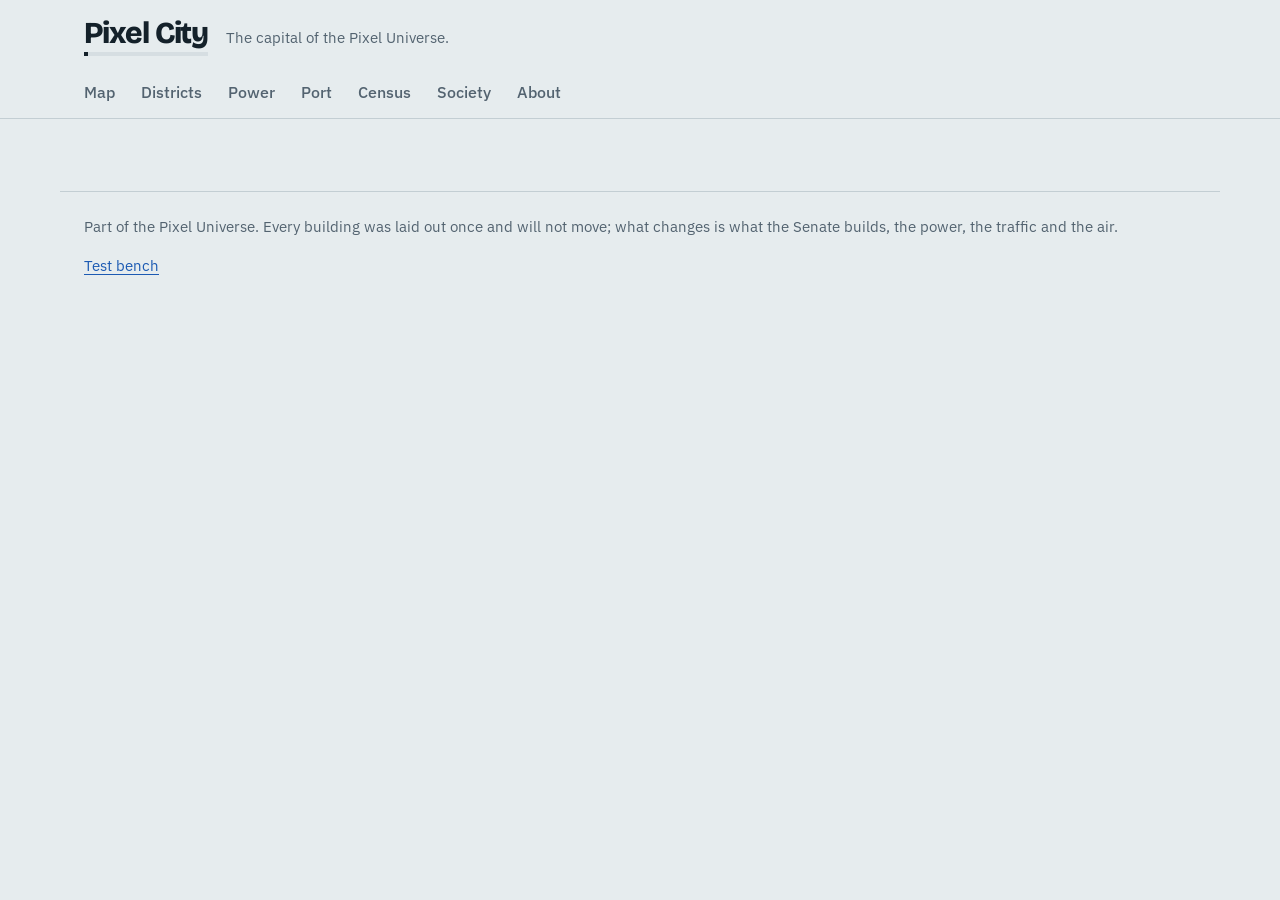
<file: index.html>
<!doctype html>
<html lang="en">
<head>
<meta charset="utf-8">
<meta name="viewport" content="width=device-width, initial-scale=1, viewport-fit=cover">
<title>Pixel City</title>
<meta name="description" content="The hub of the Pixel Universe: a city of 83,000 pixels whose power, parks and air follow the weather and the laws of the Pixel Senate.">
<link rel="icon" href="data:image/svg+xml,%3Csvg xmlns=%22http://www.w3.org/2000/svg%22 viewBox=%220 0 9 9%22 shape-rendering=%22crispEdges%22%3E%3Cpath fill=%22%2303060D%22 d=%22M0 0h9v9H0z%22/%3E%3Cpath fill=%22%231FE38C%22 d=%22M0 6h9v1H0z%22/%3E%3Cpath fill=%22%2346D6FF%22 d=%22M1 3h2v3H1z%22/%3E%3Cpath fill=%22%23FF5FA2%22 d=%22M4 1h2v5H4z%22/%3E%3Cpath fill=%22%23F2D024%22 d=%22M7 4h1v2H7z%22/%3E%3C/svg%3E">
<link rel="preconnect" href="https://fonts.googleapis.com">
<link rel="preconnect" href="https://fonts.gstatic.com" crossorigin>
<link href="https://fonts.googleapis.com/css2?family=Bricolage+Grotesque:opsz,wght@12..96,700;12..96,800&family=IBM+Plex+Sans:wght@400;500;600&display=swap" rel="stylesheet">
<link rel="stylesheet" href="city.css">
</head>
<body>
<a class="skip" href="#main">Skip to content</a>
<script src="https://dvexperiments.github.io/Universe/nav.js" data-site="city"></script>
<header class="top">
  <div class="top-inner">
    <a class="brand" href="#/"><span class="brand-name">Pixel City</span><span class="brand-track"><span class="brand-pixel"></span></span></a>
    <p class="brand-tag">The capital of the Pixel Universe.</p>
    <nav class="nav" aria-label="Sections">
      <a href="#/" data-view="map">Map</a>
      <a href="#/districts" data-view="districts">Districts</a>
      <a href="#/power" data-view="power">Power</a>
      <a href="#/port" data-view="port">Port</a>
      <a href="census.html">Census</a>
      <a href="society.html">Society</a>
      <a href="#/about" data-view="about">About</a>
    </nav>
  </div>
</header>
<p class="banner" id="travel" hidden style="max-width:var(--wrap);margin:12px auto 0"></p>
<main id="main" tabindex="-1"></main>
<footer class="foot">
  <p>Part of the Pixel Universe. Every building was laid out once and will not move; what changes is what the Senate builds, the power, the traffic and the air.</p>
  <p><a href="test.html">Test bench</a></p>
</footer>
<noscript><p style="max-width:1160px;margin:0 auto;padding:0 24px">The city is computed in your browser, so it needs JavaScript.</p></noscript>
<script src="https://dvexperiments.github.io/Weather/universe.js"></script>
<script src="https://dvexperiments.github.io/Senate/universe.js"></script>
<script src="universe.js"></script>
<script src="census.js"></script>
<script src="https://dvexperiments.github.io/Exchange/universe.js"></script>
<script src="society.js"></script>
<script src="https://dvexperiments.github.io/PixelHigh/universe.js"></script>
<script src="life.js"></script>
<script src="look.js"></script>
<script src="map.js"></script>
<script src="city.js"></script>
<!-- Pixel FM: a small radio in the corner, playing the same broadcast as the station -->
<script src="https://dvexperiments.github.io/PixelFM/universe.js"></script>
<script src="https://dvexperiments.github.io/PixelFM/js/audio.js"></script>
<script src="https://dvexperiments.github.io/PixelFM/js/voice.js"></script>
<script src="https://dvexperiments.github.io/PixelFM/js/widget.js"></script>
</body>
</html>
</file>
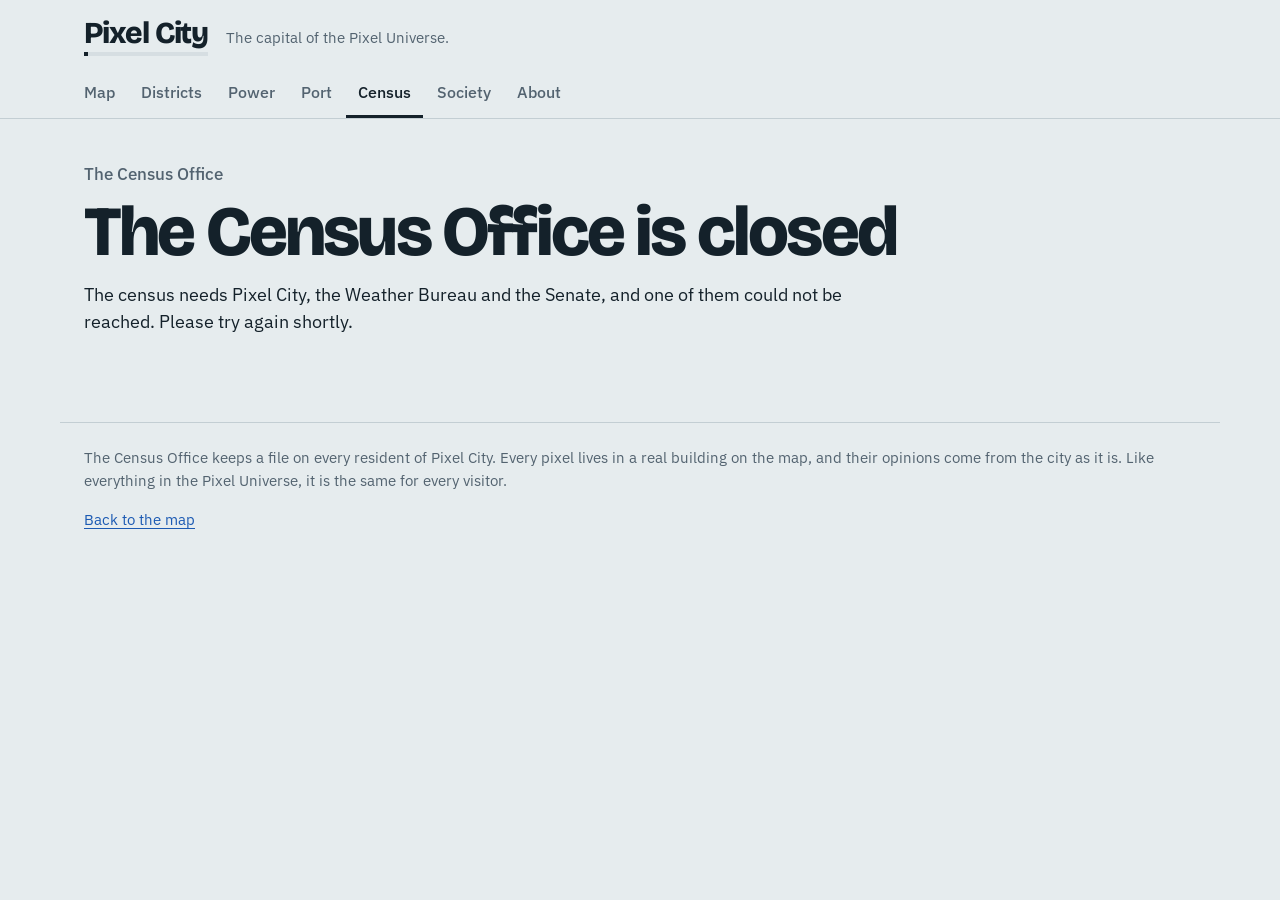
<file: census.html>
<!doctype html>
<html lang="en">
<head>
<meta charset="utf-8">
<meta name="viewport" content="width=device-width, initial-scale=1, viewport-fit=cover">
<title>Census – Pixel City</title>
<meta name="description" content="The Pixel City Census Office: all 82,640 residents of the city by name, where they live, who they are and what they think of their city.">
<link rel="icon" href="data:image/svg+xml,%3Csvg xmlns=%22http://www.w3.org/2000/svg%22 viewBox=%220 0 9 9%22 shape-rendering=%22crispEdges%22%3E%3Cpath fill=%22%237F9BB8%22 d=%22M1 3h2v6H1z%22/%3E%3Cpath fill=%22%23C98B6B%22 d=%22M4 1h2v8H4z%22/%3E%3Cpath fill=%22%239AA3AD%22 d=%22M7 4h1v5H7z%22/%3E%3Cpath fill=%22%23FFD678%22 d=%22M4 3h1v1H4zM5 5h1v1H5z%22/%3E%3C/svg%3E">
<link rel="preconnect" href="https://fonts.googleapis.com">
<link rel="preconnect" href="https://fonts.gstatic.com" crossorigin>
<link href="https://fonts.googleapis.com/css2?family=Bricolage+Grotesque:opsz,wght@12..96,700;12..96,800&family=IBM+Plex+Sans:wght@400;500;600&display=swap" rel="stylesheet">
<link rel="stylesheet" href="city.css">
<link rel="stylesheet" href="census.css">
</head>
<body>
<a class="skip" href="#main">Skip to content</a>
<script src="https://dvexperiments.github.io/Universe/nav.js" data-site="city"></script>
<header class="top">
  <div class="top-inner">
    <a class="brand" href="./"><span class="brand-name">Pixel City</span><span class="brand-track"><span class="brand-pixel"></span></span></a>
    <p class="brand-tag">The capital of the Pixel Universe.</p>
    <nav class="nav" aria-label="Sections">
      <a href="./#/" data-view="map">Map</a>
      <a href="./#/districts" data-view="districts">Districts</a>
      <a href="./#/power" data-view="power">Power</a>
      <a href="./#/port" data-view="port">Port</a>
      <a href="census.html" aria-current="page">Census</a>
      <a href="society.html">Society</a>
      <a href="./#/about" data-view="about">About</a>
    </nav>
  </div>
</header>
<p class="banner" id="travel" hidden style="max-width:var(--wrap);margin:12px auto 0"></p>
<main id="main" tabindex="-1"><section class="page-head"><p class="kicker">The Census Office</p><h1>Counting…</h1><p class="lede">Every resident of Pixel City is being counted. There are quite a few.</p></section></main>
<footer class="foot">
  <p>The Census Office keeps a file on every resident of Pixel City. Every pixel lives in a real building on the map, and their opinions come from the city as it is. Like everything in the Pixel Universe, it is the same for every visitor.</p>
  <p><a href="./">Back to the map</a></p>
</footer>
<noscript><p style="max-width:1160px;margin:0 auto;padding:0 24px">The census is computed in your browser, so it needs JavaScript.</p></noscript>
<script src="https://dvexperiments.github.io/Weather/universe.js"></script>
<script src="https://dvexperiments.github.io/Senate/universe.js"></script>
<script src="universe.js"></script>
<script src="census.js"></script>
<script src="https://dvexperiments.github.io/Exchange/universe.js"></script>
<script src="society.js"></script>
<script src="census-page.js"></script>
<!-- Pixel FM: a small radio in the corner, playing the same broadcast as the station -->
<script src="https://dvexperiments.github.io/PixelFM/universe.js"></script>
<script src="https://dvexperiments.github.io/PixelFM/js/audio.js"></script>
<script src="https://dvexperiments.github.io/PixelFM/js/voice.js"></script>
<script src="https://dvexperiments.github.io/PixelFM/js/widget.js"></script>
</body>
</html>
</file>
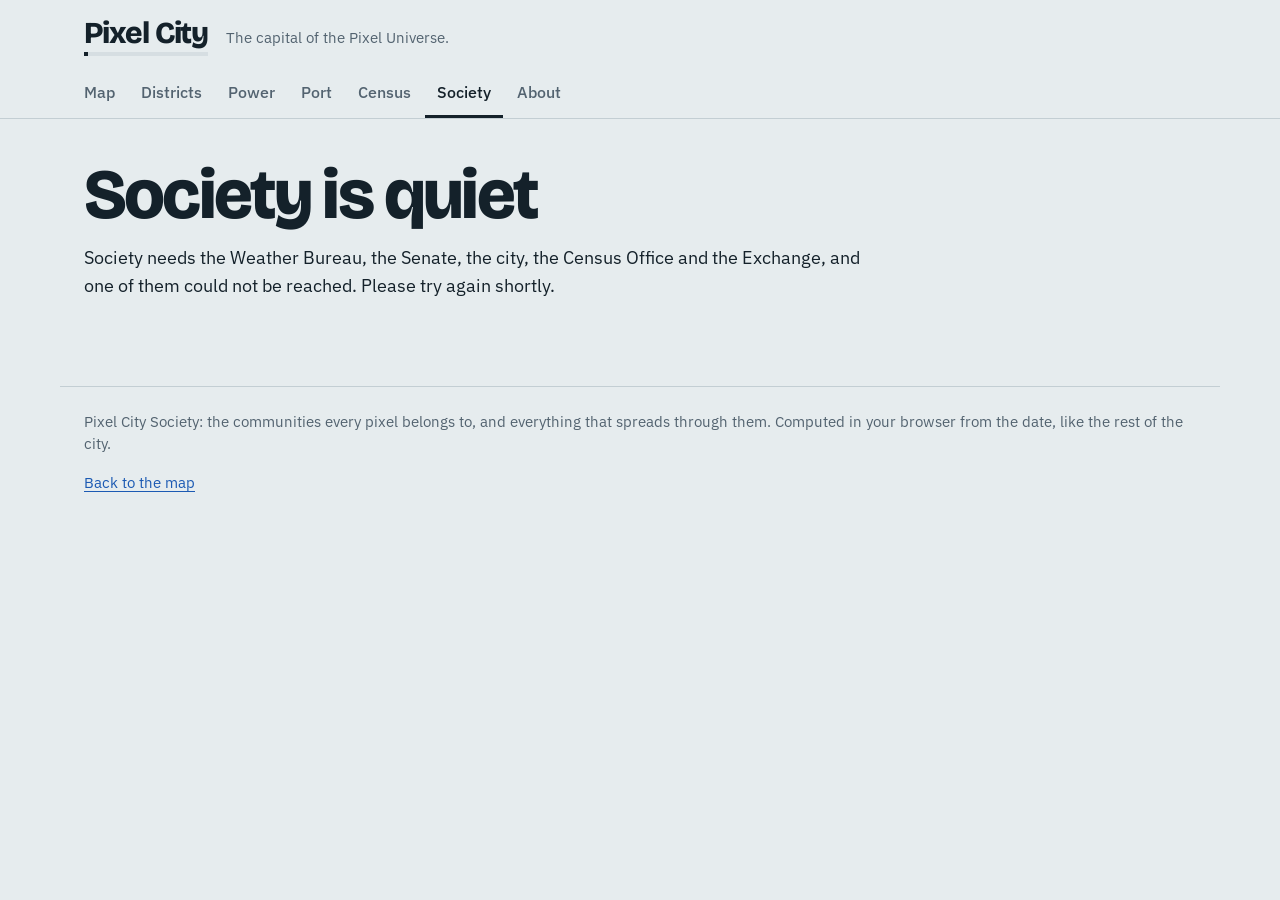
<file: society.html>
<!doctype html>
<html lang="en">
<head>
<meta charset="utf-8">
<meta name="viewport" content="width=device-width, initial-scale=1, viewport-fit=cover">
<title>Society – Pixel City</title>
<meta name="description" content="Pixel City Society: the communities pixels belong to, the crazes spreading through them, and how each district is leaning.">
<link rel="icon" href="data:image/svg+xml,%3Csvg xmlns=%22http://www.w3.org/2000/svg%22 viewBox=%220 0 9 9%22 shape-rendering=%22crispEdges%22%3E%3Cpath fill=%22%237F9BB8%22 d=%22M1 3h2v6H1z%22/%3E%3Cpath fill=%22%23C98B6B%22 d=%22M4 1h2v8H4z%22/%3E%3Cpath fill=%22%239AA3AD%22 d=%22M7 4h1v5H7z%22/%3E%3Cpath fill=%22%23FFD678%22 d=%22M4 3h1v1H4zM5 5h1v1H5z%22/%3E%3C/svg%3E">
<link rel="preconnect" href="https://fonts.googleapis.com">
<link rel="preconnect" href="https://fonts.gstatic.com" crossorigin>
<link href="https://fonts.googleapis.com/css2?family=Bricolage+Grotesque:opsz,wght@12..96,700;12..96,800&family=IBM+Plex+Sans:wght@400;500;600&display=swap" rel="stylesheet">
<link rel="stylesheet" href="city.css">
<link rel="stylesheet" href="census.css">
<link rel="stylesheet" href="society.css">
</head>
<body>
<a class="skip" href="#main">Skip to content</a>
<script src="https://dvexperiments.github.io/Universe/nav.js" data-site="city"></script>
<header class="top">
  <div class="top-inner">
    <a class="brand" href="./"><span class="brand-name">Pixel City</span><span class="brand-track"><span class="brand-pixel"></span></span></a>
    <p class="brand-tag">The capital of the Pixel Universe.</p>
    <nav class="nav" aria-label="Sections">
      <a href="./#/" data-view="map">Map</a>
      <a href="./#/districts" data-view="districts">Districts</a>
      <a href="./#/power" data-view="power">Power</a>
      <a href="./#/port" data-view="port">Port</a>
      <a href="census.html">Census</a>
      <a href="society.html" aria-current="page">Society</a>
      <a href="./#/about" data-view="about">About</a>
    </nav>
  </div>
</header>
<p class="banner" id="travel" hidden style="max-width:var(--wrap);margin:12px auto 0"></p>
<main id="main" tabindex="-1"><section class="page-head"><p class="kicker">Pixel City Society</p><h1>Listening…</h1></section></main>
<footer class="foot">
  <p>Pixel City Society: the communities every pixel belongs to, and everything that spreads through them. Computed in your browser from the date, like the rest of the city.</p>
  <p><a href="./">Back to the map</a></p>
</footer>
<noscript><p style="max-width:1160px;margin:0 auto;padding:0 24px">Society is computed in your browser, so it needs JavaScript.</p></noscript>
<script src="https://dvexperiments.github.io/Weather/universe.js"></script>
<script src="https://dvexperiments.github.io/Senate/universe.js"></script>
<script src="universe.js"></script>
<script src="census.js"></script>
<script src="https://dvexperiments.github.io/Exchange/universe.js"></script>
<script src="society.js"></script>
<script src="https://dvexperiments.github.io/PixelFM/universe.js"></script>
<script src="society-page.js"></script>
<!-- Pixel FM: a small radio in the corner, playing the same broadcast as the station -->
<script src="https://dvexperiments.github.io/PixelFM/js/audio.js"></script>
<script src="https://dvexperiments.github.io/PixelFM/js/voice.js"></script>
<script src="https://dvexperiments.github.io/PixelFM/js/widget.js"></script>
</body>
</html>
</file>
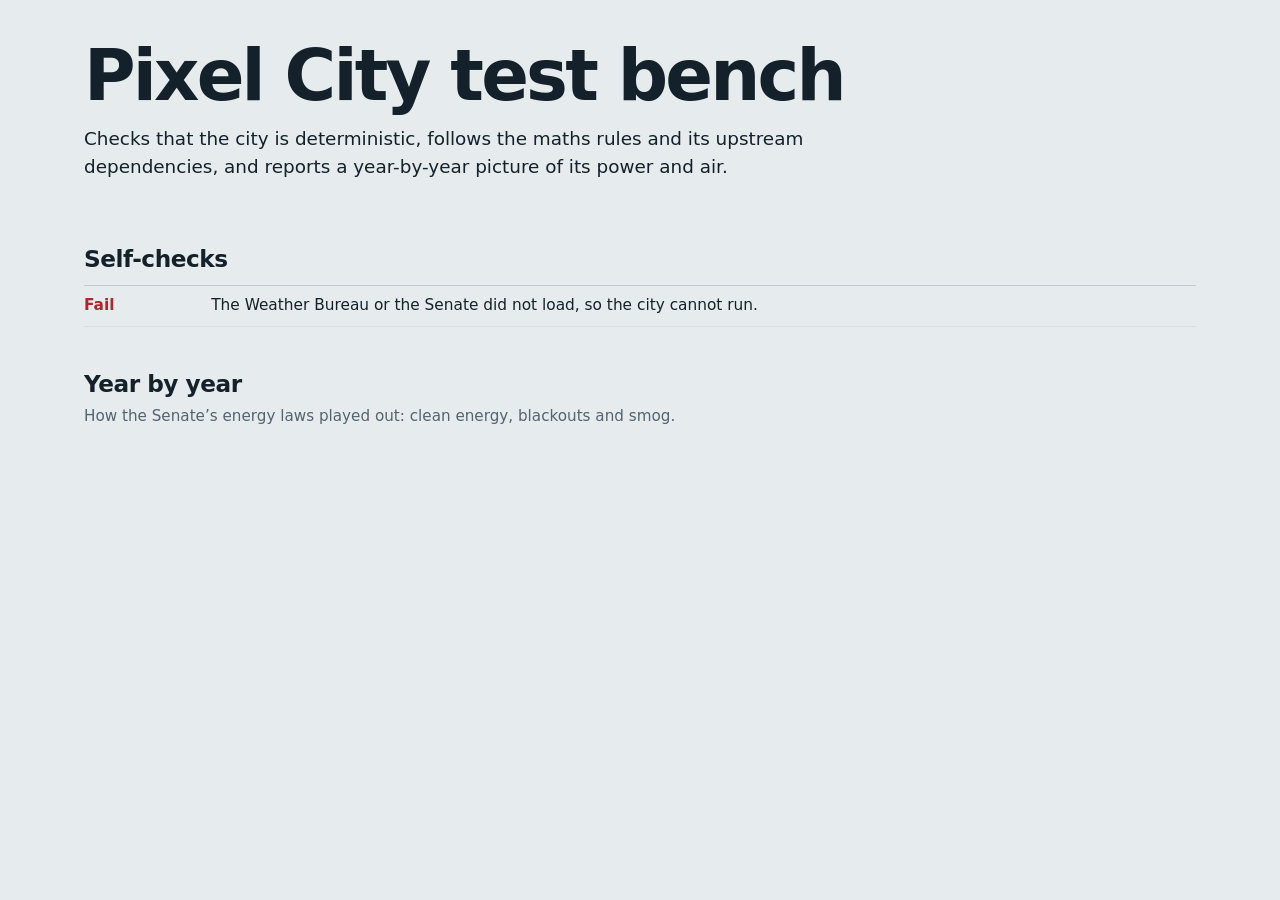
<file: test.html>
<!doctype html>
<html lang="en">
<head>
<meta charset="utf-8">
<meta name="viewport" content="width=device-width, initial-scale=1">
<title>Pixel City: test bench</title>
<link rel="stylesheet" href="city.css">
</head>
<body>
<main>
  <section class="page-head"><h1>Pixel City test bench</h1><p class="lede">Checks that the city is deterministic, follows the maths rules and its upstream dependencies, and reports a year-by-year picture of its power and air.</p></section>
  <h2>Self-checks</h2>
  <ul class="timeline" id="checks"><li class="muted">Running…</li></ul>
  <h2>Year by year</h2>
  <p class="hint">How the Senate’s energy laws played out: clean energy, blackouts and smog.</p>
  <div class="table-wrap"><table class="data" id="years"></table></div>
</main>
<script src="https://dvexperiments.github.io/Weather/universe.js"></script>
<script src="https://dvexperiments.github.io/Senate/universe.js"></script>
<script src="universe.js"></script>
<script>
(function () {
  const C = PixelUniverse.city, D = 86400000, E = C.epoch, $ = (id) => document.getElementById(id);
  const out = [];
  const add = (ok, text) => out.push('<li><span class="' + (ok ? 'hit' : 'miss') + '">' + (ok ? 'Pass' : 'Fail') + '</span><span>' + text + '</span></li>');
  if (!C.ready()) { $('checks').innerHTML = '<li><span class="miss">Fail</span><span>The Weather Bureau or the Senate did not load, so the city cannot run.</span></li>'; return; }
  setTimeout(() => {
    const a = C.create(), b = C.create();
    add(JSON.stringify(a.eventsBetween(E, E + 500 * D)) === JSON.stringify(b.eventsBetween(E, E + 500 * D)), 'Two independent replays of 500 days produce identical events');
    let same = true;
    for (let i = 0; i < 12; i++) { const t = E + Math.floor(Math.random() * 600 * D); if (JSON.stringify(a.stateAt(t)) !== JSON.stringify(b.stateAt(t))) same = false; }
    add(same, 'The city at 12 random moments is identical in both');
    const t = E + Math.floor(Math.random() * 500 * D);
    add(!a.eventsBetween(E, t).some((e) => e.ms > t), 'No event from the future is visible at a given moment');
    const m = C.map();
    add(m.districts.every((d, i) => d.name === PixelUniverse.senate.districts[i]), 'The sixteen districts match the Senate\u2019s electorates');
    add(m.features.filter((f) => f.kind === 'site').length === 46, 'All 46 reserved sites found room on the map (' + m.features.filter((f) => f.kind === 'site').length + ')');
    fetch('universe.js').then((r) => r.text()).then((src) => {
      const used = [...new Set(src.match(/Math\.\w+/g))].filter((x) => x !== 'Math.floor' && x !== 'Math.imul');
      $('checks').insertAdjacentHTML('beforeend', '<li><span class="' + (used.length ? 'miss' : 'hit') + '">' + (used.length ? 'Fail' : 'Pass') + '</span><span>The simulation uses only Math.floor and Math.imul' + (used.length ? ' (found ' + used.join(', ') + ')' : '') + '</span></li>');
    }).catch(() => {});
    $('checks').innerHTML = out.join('');
    const end = Math.max(Date.now(), E + 4 * 365 * D);
    const days = C.create().historyBetween(E, end), ev = a.eventsBetween(E, end);
    const yr = {};
    for (const d of days) { const y = d.date.slice(0, 4); const o = (yr[y] = yr[y] || { n: 0, clean: 0, bh: 0, peak: 0, aqi: 0, coal: 0 }); o.n++; o.clean += d.clean; o.bh += d.blackoutHours; o.peak = Math.max(o.peak, d.peak); o.aqi += d.aqi || 0; o.coal += d.energy.coal; }
    const c = (y, f) => ev.filter((e) => e.time.startsWith(y) && f(e)).length;
    $('years').innerHTML = '<thead><tr><th>Year</th><th class="n">Days</th><th class="n">Clean energy</th><th class="n">Blackout hours</th><th class="n">Peak demand</th><th class="n">Average air quality</th><th class="n">Smog alerts</th><th class="n">Sites opened</th><th class="n">Sites closed</th></tr></thead><tbody>' +
      Object.keys(yr).map((y) => { const o = yr[y]; return '<tr><td>' + y + '</td><td class="n">' + o.n + '</td><td class="n">' + (o.clean / o.n).toFixed(0) + '%</td><td class="n">' + o.bh + '</td><td class="n">' + Math.round(o.peak) + ' MW</td><td class="n">' + Math.round(o.aqi / o.n) +
        '</td><td class="n">' + c(y, (e) => e.type === 'city.smog') + '</td><td class="n">' + c(y, (e) => e.type === 'city.opened') + '</td><td class="n">' + c(y, (e) => e.type === 'city.closure') + '</td></tr>'; }).join('') + '</tbody>';
  }, 30);
})();
</script>
</body>
</html>
</file>
<file: city.css>
/* Pixel City. Glacial’s frost paper, with the whole city on the screen. */
:root {
  --bg: #E6ECEE;
  --surface: #F3F6F7;
  --ink: #14212A;
  --muted: #536370;
  --line: #C3CED3;
  --line-soft: #D6DEE2;
  --link: #1C5AB3;
  --screen: #0E171C;
  --bezel: #1E2A31;
  --win: #14212A;
  --focus: #1C5AB3;
  --aye: #DDF5E6;
  --no: #F7D8D9;
  --display: "Bricolage Grotesque", "Arial Narrow", system-ui, sans-serif;
  --body: "IBM Plex Sans", system-ui, -apple-system, "Segoe UI", sans-serif;
  --wrap: 1160px;
  color-scheme: light;
  box-sizing: border-box;
  padding-top: env(safe-area-inset-top, 0px);
  padding-bottom: env(safe-area-inset-bottom, 0px);
}
@media (prefers-color-scheme: dark) {
  :root {
    --bg: #10181D; --surface: #162128; --ink: #E1E9EC; --muted: #93A4AE; --line: #2C3A42; --line-soft: #202C33;
    --link: #82B6FF; --screen: #0A1115; --bezel: #24323A; --win: #E1E9EC; --focus: #82B6FF;
    --aye: #173326; --no: #3A1C1F;
    color-scheme: dark;
  }
}
*, *::before, *::after { box-sizing: inherit; }
html { scroll-padding-top: env(safe-area-inset-top, 0px); -webkit-text-size-adjust: 100%; }
body { margin: 0; background: var(--bg); color: var(--ink); font: 400 1.0625rem/1.55 var(--body); font-variant-numeric: tabular-nums; }
a { color: var(--link); text-underline-offset: 0.18em; text-decoration-thickness: 1px; }
a:hover { text-decoration-thickness: 2px; }
:focus-visible { outline: 2px solid var(--focus); outline-offset: 2px; border-radius: 2px; }
img, svg, canvas { max-width: 100%; display: block; }
small { font-size: 0.8em; color: var(--muted); }
.skip { position: absolute; left: -999px; top: 8px; background: var(--ink); color: var(--bg); padding: 8px 12px; z-index: 20; }
.skip:focus { left: 8px; }

/* ---------- header ---------- */
.top { border-bottom: 1px solid var(--line); }
.top-inner { max-width: var(--wrap); margin: 0 auto; padding: 18px 24px 0; display: grid; grid-template-columns: auto 1fr; align-items: baseline; column-gap: 18px; }
.brand { display: inline-flex; flex-direction: column; gap: 4px; color: var(--ink); text-decoration: none; }
.brand-name { font: 800 1.9rem/1 var(--display); letter-spacing: -0.035em; }
.brand-track { position: relative; width: 100%; height: 4px; background: var(--line-soft); order: 2; }
/* Glacial's brand pixel takes 90 seconds to cross. This one takes 1.1. */
.brand-pixel { position: absolute; left: 0; top: 0; width: 4px; height: 4px; background: var(--ink); animation: drift 6s ease-in-out infinite alternate; }
@keyframes drift { from { left: 0; } to { left: calc(100% - 4px); } }
.brand-tag { margin: 0; color: var(--muted); font-size: 0.95rem; }
.nav { grid-column: 1 / -1; display: flex; gap: 2px; margin-top: 14px; overflow-x: auto; scrollbar-width: none; }
.nav::-webkit-scrollbar { display: none; }
.nav a { padding: 10px 12px 11px; color: var(--muted); text-decoration: none; white-space: nowrap; border-bottom: 3px solid transparent; font-weight: 500; font-size: 0.97rem; display: inline-flex; align-items: center; gap: 7px; }
.nav a:first-child { padding-left: 0; }
.nav a:hover { color: var(--ink); }
.nav a[aria-current="page"] { color: var(--ink); border-bottom-color: var(--ink); }
.live-dot { width: 7px; height: 7px; background: #E5484D; animation: blink 0.5s steps(2, end) infinite; }
.live-dot.off { background: var(--muted); animation: none; }
@keyframes blink { 50% { opacity: 0.25; } }

/* ---------- layout ---------- */
main { max-width: var(--wrap); margin: 0 auto; padding: 8px 24px 64px; outline: none; }
.page-head { padding: 34px 0 22px; max-width: 62rem; }
.page-head h1, .profile-head h1 { font: 800 clamp(2.4rem, 6vw, 4.4rem)/0.98 var(--display); letter-spacing: -0.04em; margin: 0 0 14px; }
h1.status { font: 800 clamp(1.9rem, 4.6vw, 3.3rem)/1.05 var(--display); letter-spacing: -0.035em; text-wrap: balance; margin: 0 0 12px; min-height: 2.1em; }
h1.status a { color: inherit; text-decoration: none; }
h1.status a:hover { text-decoration: underline; text-decoration-thickness: 3px; }
.kicker { margin: 0 0 10px; color: var(--muted); font-weight: 500; }
.lede { font-size: 1.15rem; line-height: 1.5; margin: 0; max-width: 44em; }
h2 { font: 700 1.45rem/1.15 var(--display); letter-spacing: -0.02em; margin: 44px 0 12px; }
.hint { color: var(--muted); margin: -4px 0 12px; font-size: 0.95rem; max-width: 52em; }
.muted { color: var(--muted); }
.strong { font-weight: 600; }
.banner { margin: 16px 0 0; padding: 10px 14px; border-left: 4px solid var(--link); background: var(--surface); font-size: 0.95rem; }

/* ---------- the screen ---------- */
.screen { margin: 0; padding: 10px; background: var(--bezel); border-radius: 14px; box-shadow: inset 0 0 0 1px rgba(255,255,255,0.05); }
.screen canvas { width: 100%; height: auto; aspect-ratio: 960 / 380; border-radius: 6px; background: var(--screen); }
.screen-bar { display: flex; justify-content: space-between; gap: 12px; flex-wrap: wrap; color: rgba(214, 230, 236, 0.75); font-size: 0.82rem; padding: 10px 4px 8px; }
.screen-bar .clock { font-variant-numeric: tabular-nums; color: inherit; text-decoration: none; border-bottom: 1px dotted currentColor; cursor: help; }
.screen-bar .clock:hover, .screen-bar .clock:focus-visible { border-bottom-style: solid; }
.tally { display: flex; gap: 10px; align-items: baseline; }

/* ---------- chamber page ---------- */
.live-body { display: grid; grid-template-columns: minmax(0, 1.25fr) minmax(0, 1fr); gap: 40px; margin-top: 36px; }
.feed { list-style: none; margin: 0; padding: 0; max-height: 560px; overflow-y: auto; border-top: 1px solid var(--line); }
.feed li { display: grid; grid-template-columns: 6.2em 1fr; gap: 10px; padding: 8px 0; border-bottom: 1px solid var(--line-soft); font-size: 0.96rem; }
.feed li.speech { color: var(--muted); }
.feed li.speech q { color: var(--ink); }
.feed li.fresh { animation: flash 0.6s ease-out; }
@keyframes flash { from { background: color-mix(in srgb, var(--link) 18%, transparent); } to { background: transparent; } }
.feed li.empty { display: block; color: var(--muted); }
.feed time { color: var(--muted); font-variant-numeric: tabular-nums; }
.live-body h2 { margin-top: 0; }
.ticker { overflow: hidden; white-space: nowrap; border-top: 1px solid var(--line); border-bottom: 1px solid var(--line); margin-top: 18px; padding: 9px 0; font-size: 0.95rem; }
.ticker-track { display: inline-block; padding-left: 100%; animation: tick 70s linear infinite; }
.ticker-track span { margin-right: 3.2em; }
.ticker-track b { font-weight: 600; margin-right: 0.5em; }
@keyframes tick { from { transform: translateX(0); } to { transform: translateX(-100%); } }
.compbar { display: flex; height: 16px; margin: 6px 0 8px; background: var(--line-soft); }
.compbar i { display: block; height: 100%; }
.compbar i + i { box-shadow: -1px 0 0 var(--bg); }

/* ---------- chips, tables ---------- */
.chip { display: inline-block; width: 0.72em; height: 0.72em; background: var(--c); margin-right: 0.45em; vertical-align: -0.02em; box-shadow: inset 0 0 0 1px rgba(20, 33, 42, 0.22); }
.chip.duck { opacity: 0.5; }
.px { white-space: nowrap; }
.table-wrap { overflow-x: auto; -webkit-overflow-scrolling: touch; }
table.data { width: 100%; border-collapse: collapse; font-size: 0.97rem; }
.data caption { text-align: left; font: 700 1.2rem/1.2 var(--display); padding-bottom: 10px; }
.data th, .data td { padding: 9px 12px 9px 0; text-align: left; border-bottom: 1px solid var(--line-soft); vertical-align: baseline; white-space: nowrap; }
.data td.wrap { white-space: normal; min-width: 16em; }
.data th { font-weight: 500; color: var(--muted); border-bottom: 1px solid var(--line); font-size: 0.88rem; }
.data .n { text-align: right; padding-left: 12px; }
.data td:last-child, .data th:last-child { padding-right: 0; }
.data tbody tr:hover { background: color-mix(in srgb, var(--surface) 70%, transparent); }
.data th button { font: inherit; color: inherit; background: none; border: 0; padding: 0; cursor: pointer; text-align: inherit; }
.data th[aria-sort="descending"] button::after { content: " \2193"; }
.data th[aria-sort="ascending"] button::after { content: " \2191"; }
.v { display: inline-block; min-width: 3.6em; text-align: center; padding: 1px 6px; border-radius: 2px; font-size: 0.88rem; font-weight: 600; }
.v.A { background: var(--aye); }
.v.N { background: var(--no); }
.v.X { color: var(--muted); }
.tag { display: inline-block; font-size: 0.8rem; color: var(--muted); border: 1px solid var(--line); padding: 0 6px; border-radius: 2px; margin-left: 6px; }
.filter { display: inline-flex; gap: 10px; align-items: center; color: var(--muted); margin: 0 16px 12px 0; }
.filter select { font: inherit; color: var(--ink); background: var(--surface); border: 1px solid var(--line); padding: 8px 10px; border-radius: 3px; }

/* ---------- senators ---------- */
.tiles { list-style: none; padding: 0; margin: 0; display: grid; grid-template-columns: repeat(auto-fill, minmax(150px, 1fr)); gap: 26px 18px; }
.tile { display: block; color: var(--ink); text-decoration: none; }
.swatch { display: grid; place-items: center; aspect-ratio: 1; background: var(--screen); border-radius: 6px; margin-bottom: 10px; background-image: linear-gradient(rgba(255,255,255,0.025) 1px, transparent 1px); background-size: 100% 3px; position: relative; }
.swatch i { width: 18%; aspect-ratio: 1; background: var(--c); box-shadow: 0 0 18px var(--c); animation: fidget 0.9s steps(3, end) infinite alternate; animation-delay: var(--d, 0s); }
.swatch.duck i { opacity: 0.5; }
.swatch .role { position: absolute; left: 8px; bottom: 6px; font-size: 0.72rem; color: rgba(214, 230, 236, 0.8); }
@keyframes fidget { 0% { transform: translate(0, 0); } 50% { transform: translate(1px, -1px); } 100% { transform: translate(-1px, 0); } }
.tile:hover .swatch i, .tile:focus-visible .swatch i { width: 26%; }
.tile-name { display: block; font: 700 1.12rem/1.15 var(--display); letter-spacing: -0.015em; }
.tile-meta { display: block; color: var(--muted); font-size: 0.9rem; }
.profile-head { display: grid; grid-template-columns: minmax(140px, 240px) 1fr; gap: 32px; align-items: end; padding: 34px 0 10px; }
.big-swatch { aspect-ratio: 1; background: var(--screen); border-radius: 10px; display: grid; place-items: center; background-image: linear-gradient(rgba(255,255,255,0.025) 1px, transparent 1px); background-size: 100% 3px; }
.big-swatch i { width: 22%; aspect-ratio: 1; background: var(--c); box-shadow: 0 0 40px var(--c); animation: fidget 0.7s steps(3, end) infinite alternate; }
.big-swatch.gone i { opacity: 0.35; box-shadow: none; animation: none; }
.facts { margin: 0; display: grid; grid-template-columns: repeat(3, 1fr); gap: 0 24px; align-content: start; }
.facts div { padding: 10px 0; border-bottom: 1px solid var(--line-soft); }
.facts dt { color: var(--muted); font-size: 0.9rem; }
.facts dd { margin: 2px 0 0; font: 700 1.3rem/1.2 var(--display); letter-spacing: -0.01em; }
.facts dd small { font: 400 0.9rem var(--body); }
.profile-grid { display: grid; grid-template-columns: 1fr 1fr; gap: 48px; margin-top: 28px; }
.profile-grid h2 { margin-top: 0; }
.trait { display: grid; grid-template-columns: 9.5em 1fr; align-items: center; gap: 12px; padding: 7px 0; }
.trait dt { color: var(--muted); }
.trait dd { margin: 0; height: 12px; background: var(--screen); border-radius: 2px; position: relative; overflow: hidden; }
.bar { position: absolute; inset: 0 auto 0 0; width: calc(var(--v) * 100%); background: var(--c); }
.axis dd::after { content: ""; position: absolute; left: 50%; top: 0; bottom: 0; width: 1px; background: rgba(255,255,255,0.3); }
.axis .bar { width: 4px; left: calc(var(--v) * 100% - 2px); }
.axis-labels { display: flex; justify-content: space-between; color: var(--muted); font-size: 0.8rem; margin: -4px 0 4px calc(9.5em + 12px); }
.two-col { display: grid; grid-template-columns: 1.3fr 1fr; gap: 40px; }
.timeline { list-style: none; margin: 0; padding: 0; border-top: 1px solid var(--line); }
.timeline li { display: grid; grid-template-columns: 7.5em 1fr; gap: 12px; padding: 8px 0; border-bottom: 1px solid var(--line-soft); font-size: 0.96rem; }
.timeline time { color: var(--muted); }

/* ---------- charts and records ---------- */
.chart { margin: 0; }
.chart svg { width: 100%; height: auto; }
.chart figcaption { color: var(--muted); font-size: 0.9rem; margin-top: 8px; }
.legend { display: flex; gap: 16px; flex-wrap: wrap; color: var(--muted); font-size: 0.9rem; margin-top: 6px; }
.records { margin: 8px 0 0; display: grid; grid-template-columns: repeat(auto-fill, minmax(300px, 1fr)); gap: 0 40px; }
.record { padding: 18px 0 20px; border-top: 1px solid var(--line); }
.record dt { color: var(--muted); }
.record .rec-value { margin: 4px 0 6px; font: 800 2.2rem/1 var(--display); letter-spacing: -0.03em; }
.record .rec-holder { margin: 0; }
.rollcall { display: grid; grid-template-columns: repeat(auto-fill, minmax(210px, 1fr)); gap: 0 24px; }
.rollcall div { display: flex; justify-content: space-between; gap: 8px; padding: 6px 0; border-bottom: 1px solid var(--line-soft); font-size: 0.95rem; }
.prose { max-width: 42rem; }
.prose p { margin: 0 0 1em; }

/* ---------- footer ---------- */
.foot { max-width: var(--wrap); margin: 0 auto; padding: 24px 24px 40px; border-top: 1px solid var(--line); color: var(--muted); font-size: 0.92rem; display: flex; justify-content: space-between; gap: 16px; flex-wrap: wrap; }
.foot p { margin: 0; }

@media (max-width: 900px) {
  .live-body, .profile-grid, .two-col { grid-template-columns: 1fr; gap: 8px; }
  .facts { grid-template-columns: 1fr 1fr; }
}
@media (max-width: 600px) {
  .top-inner { padding: 14px 16px 0; grid-template-columns: 1fr; }
  main { padding: 0 16px 48px; }
  .foot { padding: 20px 16px 32px; }
  .screen { padding: 6px; border-radius: 10px; margin: 0 -6px; }
  .profile-head { grid-template-columns: 110px 1fr; gap: 18px; align-items: center; }
  .trait { grid-template-columns: 8em 1fr; }
  .axis-labels { margin-left: calc(8em + 12px); }
}
@media (prefers-reduced-motion: reduce) {
  .brand-pixel, .live-dot, .swatch i, .big-swatch i, .ticker-track, .feed li.fresh { animation: none; }
}

/* ---------- weather ---------- */
.icon { display: inline-block; width: 1.4em; height: 1.4em; vertical-align: -0.3em; image-rendering: pixelated; }
.icon.big { width: 2.6em; height: 2.6em; }
.days { display: grid; grid-template-columns: repeat(5, minmax(0, 1fr)); gap: 12px; }
.day { background: var(--surface); border: 1px solid var(--line-soft); border-radius: 6px; padding: 12px 12px 14px; }
.day h3 { margin: 0 0 6px; font: 700 1.05rem/1.2 var(--display); }
.day .temps { font: 700 1.5rem/1.1 var(--display); margin: 6px 0 2px; }
.day .temps small { font: 500 1rem var(--body); color: var(--muted); }
.day p { margin: 6px 0 0; font-size: 0.92rem; }
.day .chance { color: var(--muted); font-size: 0.88rem; }
.bulletin { border-left: 4px solid var(--c, var(--link)); padding: 8px 0 8px 14px; margin: 0 0 14px; font-size: 1.08rem; }
.bulletin cite { display: block; font-style: normal; color: var(--muted); font-size: 0.9rem; margin-top: 4px; }
.outlook svg { width: 100%; height: auto; }
.cal { display: grid; grid-template-columns: repeat(7, minmax(0, 1fr)); gap: 4px; }
.cal .dow { color: var(--muted); font-size: 0.82rem; padding: 2px 4px; }
.cal .cell { background: var(--surface); border: 1px solid var(--line-soft); border-radius: 4px; padding: 6px; min-height: 84px; font-size: 0.86rem; }
.cal .cell.blank { background: transparent; border-color: transparent; }
.cal .cell.future { opacity: 0.35; }
.cal .num { color: var(--muted); font-size: 0.8rem; }
.cal .t { font-weight: 600; }
.cal .r { color: #2F7FD1; }
@media (prefers-color-scheme: dark) { .cal .r { color: #7DB8F5; } }
.monthnav { display: flex; gap: 16px; align-items: baseline; margin: 0 0 12px; }
.aq { border: 1px dashed var(--line); border-radius: 6px; padding: 14px; color: var(--muted); }
.hit { color: #23824B; font-weight: 600; }
.miss { color: #B4232A; font-weight: 600; }
@media (prefers-color-scheme: dark) { .hit { color: #5BC98A; } .miss { color: #F2767B; } }
@media (max-width: 900px) { .days { grid-template-columns: repeat(3, minmax(0, 1fr)); } .cal .cell { min-height: 64px; font-size: 0.78rem; padding: 4px; } }
@media (max-width: 600px) { .days { grid-template-columns: repeat(2, minmax(0, 1fr)); } .cal .cell .ic { display: none; } }

/* ---------- the map ---------- */
.mapwrap { position: relative; }
.screen.mapwrap { background: #070C16; box-shadow: inset 0 0 0 1px rgba(70,214,255,0.18), 0 0 0 1px rgba(70,214,255,0.06), 0 10px 40px -18px rgba(70,214,255,0.35); }
.citymap { display: block; width: 100%; height: auto; aspect-ratio: 4 / 3; max-height: 86vh; border-radius: 6px; background: #03060D; touch-action: none; cursor: grab; }
.screen .citymap { aspect-ratio: 4 / 3; }
.mapctl { position: absolute; top: 20px; right: 20px; display: flex; gap: 6px; }
.mapctl button { font: 600 0.92rem/1 var(--body); color: #E1F7FF; background: rgba(3,6,13,0.85); border: 1px solid rgba(70,214,255,0.35); border-radius: 4px; padding: 8px 11px; cursor: pointer; min-width: 36px; }
.mapctl button:hover { background: rgba(3,6,13,0.95); border-color: rgba(70,214,255,0.7); }
.mapctl button[aria-pressed="false"] { opacity: 0.6; }
@media (max-width: 600px) { .citymap { aspect-ratio: auto; height: 62vh; } .mapctl { top: 12px; right: 12px; } .mapctl #zfit { display: none; } }

/* ---------- calls to action and selection ---------- */
.cta { display: inline-flex; align-items: center; gap: 8px; margin-top: 6px; padding: 11px 18px; border-radius: 4px; background: var(--link); color: #fff; font: 600 1rem/1 var(--body); text-decoration: none; box-shadow: 0 1px 0 rgba(0,0,0,0.15); }
.cta:hover { filter: brightness(1.08); text-decoration: none; }
.cta:focus-visible { outline: 2px solid var(--ink); outline-offset: 2px; }
@media (prefers-color-scheme: dark) { .cta { color: #0E171C; } }
#selection .facts dd { font-size: 1.1rem; }

/* the selection card: on the map, over its lower left corner, so details are always in view */
.selcard { position: absolute; left: 22px; bottom: 54px; z-index: 4; width: min(400px, calc(100% - 44px)); max-height: min(62%, 520px); overflow: auto; padding: 16px 18px 14px;
  background: rgba(7,12,22,0.94); border: 1px solid rgba(70,214,255,0.3); border-radius: 8px; box-shadow: 0 12px 34px rgba(0,0,0,0.5);
  --ink: #E1E9EC; --muted: #9FB0BA; --link: #82D6FF; --line: #2C3A42; --line-soft: #1F2B33; --surface: #0E171C; color: var(--ink); }
.selcard h2 { font-size: 1.3rem; margin: 0 28px 8px 0; color: #F3FCFF; }
.selcard .lede { color: var(--ink); }
.selcard a { color: var(--link); }
.selclose { position: absolute; top: 8px; right: 8px; width: 30px; height: 30px; border: 0; border-radius: 4px; background: transparent; color: #C4F7FF; font-size: 1.4rem; line-height: 1; cursor: pointer; }
.selclose:hover { background: rgba(70,214,255,0.15); }
.maphint { opacity: 0.7; }
@media (max-width: 600px) { .selcard { left: 10px; right: 10px; width: auto; bottom: 46px; max-height: 55%; } .maphint { display: none; } }

/* the Buildings panel: every site, on the map's right-hand side */
.citydir { position: absolute; top: 58px; right: 14px; bottom: 50px; z-index: 4; width: min(320px, calc(100% - 28px)); overflow: auto; padding: 12px 12px 14px;
  background: rgba(7,12,22,0.95); border: 1px solid rgba(70,214,255,0.3); border-radius: 8px; color: #E1E9EC; box-shadow: 0 12px 34px rgba(0,0,0,0.5); }
.citydir[hidden] { display: none; }
.citydir-head { display: flex; justify-content: space-between; align-items: center; font-size: 1.05rem; }
.citydir-close { background: transparent; border: 0; color: #C4F7FF; font-size: 1.4rem; line-height: 1; cursor: pointer; padding: 2px 8px; border-radius: 4px; }
.citydir-close:hover { background: rgba(70,214,255,0.15); }
.citydir-note, .citydir-sub { color: #9FB0BA; font-size: 0.85rem; margin: 6px 0 10px; }
.citydir-sub { margin-top: 16px; }
.citydir ul { list-style: none; margin: 0; padding: 0; }
.citydir li { display: flex; align-items: center; gap: 6px; border-top: 1px solid #1F2B33; }
.citydir li button { flex: 1; display: flex; gap: 10px; align-items: flex-start; text-align: left; background: transparent; border: 0; color: inherit; padding: 8px 4px; cursor: pointer; font: inherit; border-radius: 4px; }
.citydir li button:hover, .citydir li button:focus-visible { background: rgba(70,214,255,0.1); }
.citydir li i { width: 10px; height: 10px; margin-top: 5px; flex: none; }
.citydir li b { display: block; font-weight: 600; font-size: 0.93rem; }
.citydir li small { display: block; color: #9FB0BA; font-size: 0.8rem; }
.citydir li a { color: #82D6FF; font-size: 0.85rem; padding: 6px; }
@media (max-width: 600px) { .citydir { top: 52px; right: 8px; left: 8px; width: auto; bottom: 44px; } }
</file>
<file: census.css>
/* The Census Office. Built on city.css: only what the census needs and the city does not have. */
:root { --content: #3FA66A; --uneasy: #E8A33D; --unhappy: #E5484D; }

.census-search { display: flex; gap: 8px; margin-top: 22px; max-width: 30rem; }
.census-search input { flex: 1; min-width: 0; font: inherit; color: var(--ink); background: var(--surface); border: 1px solid var(--line); border-radius: 3px; padding: 10px 12px; }
.census-search button { font: 600 0.97rem var(--body); padding: 0 16px; border: 0; border-radius: 3px; background: var(--ink); color: var(--bg); cursor: pointer; }

.panel-grid { display: grid; grid-template-columns: minmax(0, 1fr) minmax(0, 1fr); gap: 48px; }
@media (max-width: 860px) { .panel-grid, .profile-grid, .two-col { grid-template-columns: minmax(0, 1fr) !important; gap: 28px; } }
.panel-grid h2 { margin-top: 0; }
.key { display: flex; gap: 14px; flex-wrap: wrap; color: var(--muted); font-size: 0.9rem; margin: 0 0 18px; }
.key span::before { content: ""; display: inline-block; width: 0.7em; height: 0.7em; margin-right: 0.4em; background: var(--c); vertical-align: -0.02em; }
.rows { margin: 0; }
.rows .trait dd { background: var(--line-soft); }
.rows .trait { grid-template-columns: 12em 1fr 3em; }
.rows .trait .pct { color: var(--muted); text-align: right; font-variant-numeric: tabular-nums; }

.voices { list-style: none; margin: 0; padding: 0; display: grid; grid-template-columns: repeat(auto-fill, minmax(260px, 1fr)); gap: 0 32px; }
.voices li { padding: 16px 0; border-top: 1px solid var(--line); }
.voices blockquote, .says { margin: 0 0 8px; font: 500 1.08rem/1.45 var(--body); }
.voices blockquote::before, .says::before { content: "“"; } .voices blockquote::after, .says::after { content: "”"; }
.voices cite { font-style: normal; color: var(--muted); font-size: 0.92rem; }
.says { font-size: 1.25rem; margin: 6px 0 14px; max-width: 32em; }

.trend { width: 100%; height: auto; display: block; }
.trend text { fill: var(--muted); font: 12px var(--body); }
.trend .grid { stroke: var(--line-soft); }
.trend .line { fill: none; stroke: var(--content); stroke-width: 2.5; }
.trend .line.sad { stroke: var(--unhappy); stroke-width: 1.5; }

.ages { display: grid; grid-template-columns: repeat(10, minmax(0, 1fr)); gap: 6px; align-items: end; height: 140px; margin-top: 8px; }
.ages div { background: var(--ink); opacity: 0.8; min-height: 2px; }
.age-labels { display: grid; grid-template-columns: repeat(10, minmax(0, 1fr)); gap: 6px; color: var(--muted); font-size: 0.8rem; margin-top: 6px; text-align: center; }

.mood { font-weight: 600; }
.mood.content { color: var(--content); } .mood.uneasy { color: var(--uneasy); } .mood.unhappy { color: var(--unhappy); }
.list-plain { list-style: none; margin: 0; padding: 0; }
.list-plain li { padding: 8px 0; border-bottom: 1px solid var(--line-soft); }
.list-plain li small { display: block; }
.pager { display: flex; justify-content: space-between; gap: 12px; margin-top: 24px; }
.featured { margin-top: 10px; }
.featured .profile-head { padding-top: 10px; }
.featured h1 a { color: inherit; text-decoration: none; }
.featured h1 a:hover { text-decoration: underline; text-decoration-thickness: 3px; }
.featured .big-swatch i { width: 18%; }
.profile-head .lede { margin-top: 0; }
@media (max-width: 600px) { .profile-head { grid-template-columns: 110px 1fr; gap: 18px; } .rows .trait { grid-template-columns: 8.5em 1fr 2.6em; } }
</file>
<file: society.css>
/* Pixel City Society: crazes, leanings and communities, on City's styles. */
.fads { list-style: none; margin: 0; padding: 0; display: grid; grid-template-columns: repeat(auto-fill, minmax(300px, 1fr)); gap: 10px 22px; }
.fad { display: grid; grid-template-columns: auto 1fr auto; gap: 12px; align-items: center; padding: 10px 0; border-bottom: 1px solid var(--line-soft); }
.fad b { display: block; font-weight: 600; }
.fad .muted { display: block; font-size: 0.88rem; }
.fad .share { font: 700 1.25rem/1 var(--display); }
.sw { display: inline-block; width: 22px; height: 22px; background: var(--c, var(--ink)); box-shadow: inset 0 0 0 1px rgba(0,0,0,0.2); margin-right: 6px; vertical-align: -5px; }
.sw-song { background: repeating-linear-gradient(90deg, #9BE22D 0 3px, transparent 3px 5px); }
.sw-product { background: linear-gradient(90deg, #FF3355 33%, #2BFF88 33% 66%, #3D8BFF 66%); }
.spread { display: flex; gap: 2px; margin-top: 6px; }
.spread i { width: 9px; height: 9px; background: var(--ink); }
.stack { display: flex; width: 160px; height: 10px; background: var(--line-soft); }
.stack i { display: block; height: 100%; }
.data small.up { color: #1E8F5A; } .data small.down { color: #C2333A; }
.data .warn { color: #B4600F; font-weight: 600; }
.clist { line-height: 1.9; }
.hint { color: var(--muted); }
</file>
